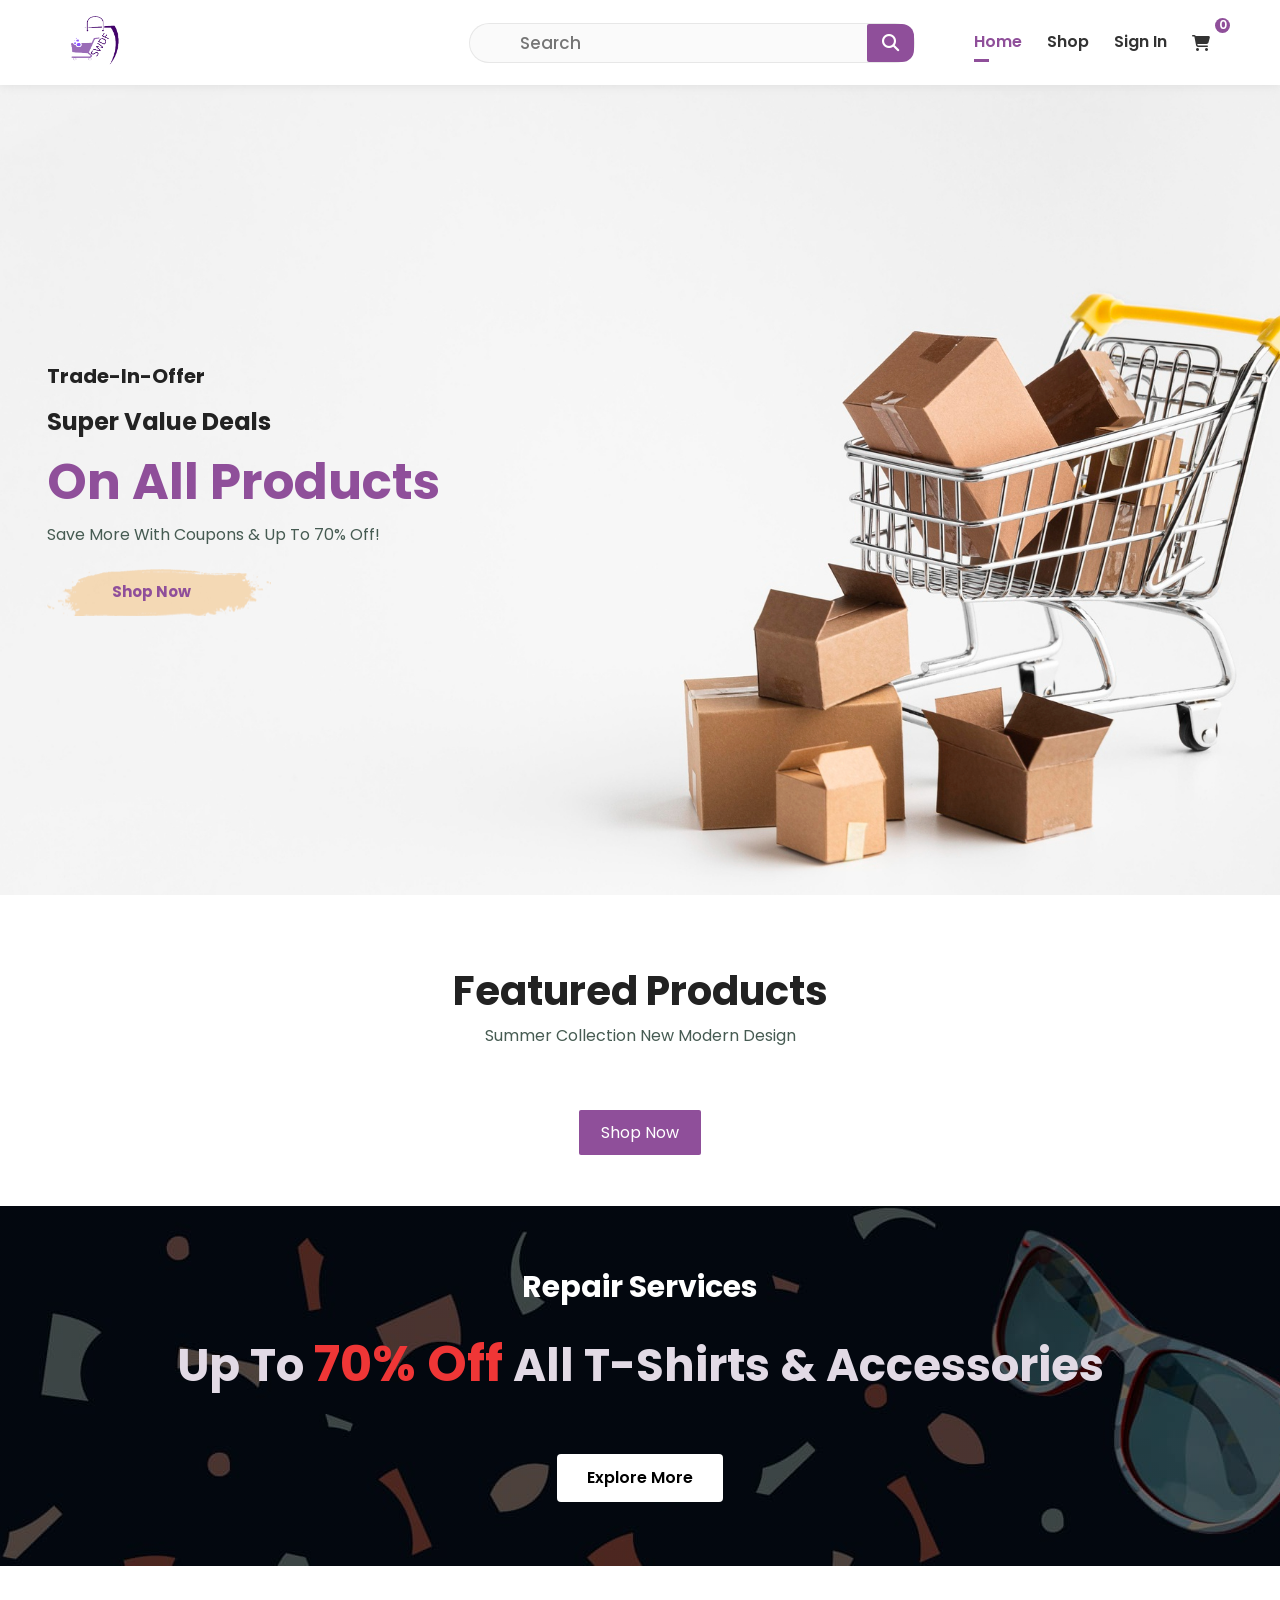
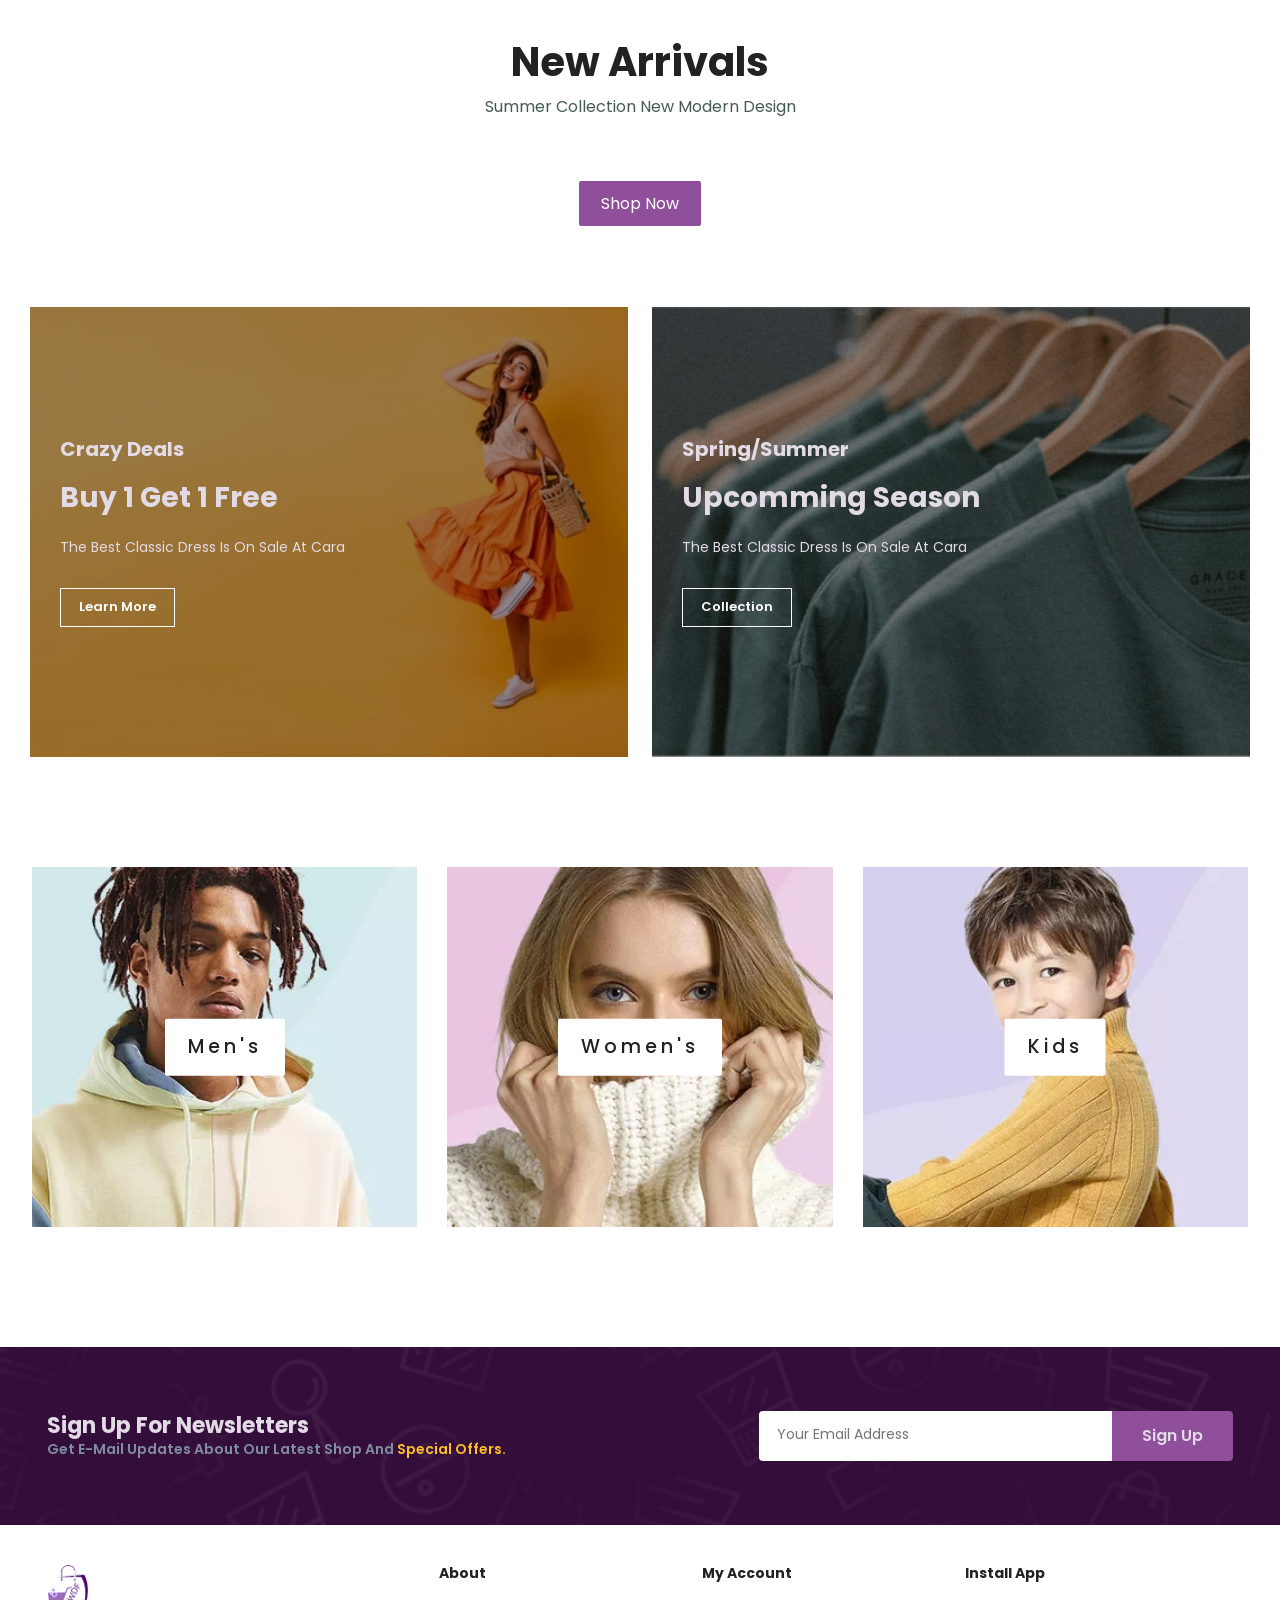
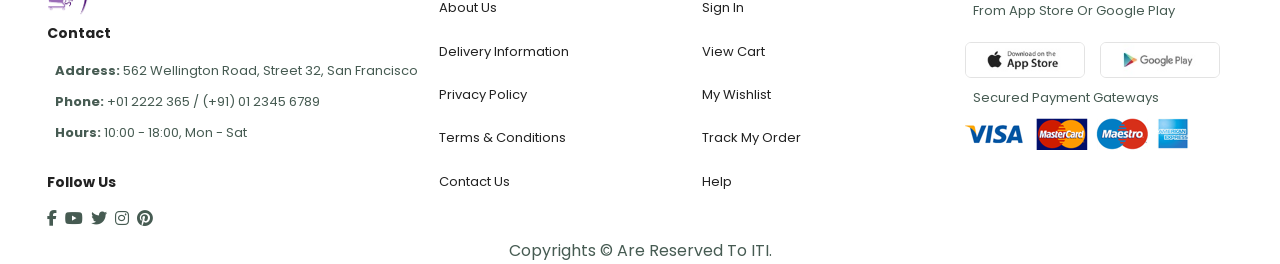
<file: index.html>
<!DOCTYPE html>
<html lang="en">

<head>
    <meta charset="UTF-8">
    <meta http-equiv="X-UA-Compatible" content="IE=edge">
    <meta name="viewport" content="width=device-width, initial-scale=1.0">
    <title>Ecommerce</title>
        <!-- font awesome -->
        <link rel="stylesheet" href="https://cdnjs.cloudflare.com/ajax/libs/font-awesome/6.2.1/css/all.min.css" integrity="sha512-MV7K8+y+gLIBoVD59lQIYicR65iaqukzvf/nwasF0nqhPay5w/9lJmVM2hMDcnK1OnMGCdVK+iQrJ7lzPJQd1w==" crossorigin="anonymous" referrerpolicy="no-referrer" />
    <!-- style links -->
    <link rel="stylesheet" href="css/normalize.css">
    <link rel="stylesheet" href="css/utilize.css">
    <link rel="stylesheet" href="css/style.css">
    <link rel="stylesheet" href="css/responsive.css">
</head>
<body>
    <section id="header">
        <div class="container">
            <a href="index.html">
                <img src="images/1-removebg-preview2-removebg-preview.png" class="logo">
            </a>
            <div class="search-icon">
                <i class="fas fa-search"></i>
            </div>
        
            <div class="cancel-icon">
                <i class="fas fa-times"></i>
            </div>
            <div class="desketop">
                <form action="#" id="form">
                    <input id="search"type="search" class="search-data" placeholder="Search" required>
                    <button type="submit" class="fas fa-search"id="sub"></button>
                </form>
                <i id="close" class="fa-solid fa-xmark close_navbar"></i>
                <ul id="navbar">
                    <li><a href="index.html" class="active">Home</a></li>
                    <li><a href="shop.html">Shop</a></li>
                    <li><a href="registeration.html" id="toggleSignIn">sign in</a></li>
                    <li id="leg-bag">
                        <a href="cart.html"  class="cart">
                            <i class="fa-solid fa-cart-shopping"></i>
                            <span>0</span>
                        </a>
                    </li>
                    
                </ul>
    
            </div>
            <div id="mobile"> 
                <a href="cart.html"><img src="icons/icons8-shopping-cart-24.png"></a>
                <i id="bar" class="fa fa-outdent open_navbar"></i> 
            </div>
        </div>
    </section>
    <section id="hero">
     <div class="container">
        <h4>Trade-in-offer</h4>
        <h2>Super value deals</h2>
        <h1>On all products</h1>
        <p>Save more with coupons & up to 70% off!</p>
        <button><a href="shop.html">Shop Now</a></button>
     </div>
    </section>
    <section id="product1" class="py-4 feature home_feature">
        <div class="container">
            <div class="section-heading">
                <h2>featured products</h2>
                <p>Summer Collection New Modern Design</p>
            </div>
            <div class="product_row">
                <div class="feature_content"></div>
                <div class="product_button">
                <a href="shop.html">shop now</a>
            </div>
        </div>
    </div>
    </section>
    <section id="banner" class="py-4">
        <h4>Repair Services </h4>
        <h2>up to <span>70% Off</span> All t-Shirts & Accessories</h2>
        <button class="normal">Explore More</button>
    </section>
    <section id="product2" class="py-4 feature home_feature">
        <div class="container">
            <div class="section-heading">
                <h2>new arrivals</h2>
                <p>Summer Collection New Modern Design</p>
            </div>
            <div class="product_row">
                <div class="feature_content"></div>
                <div class="product_button">
                <a href="shop.html">shop now</a>
                </div>
            </div>
            </div>
    </section>
    <section id="sm-banner" class="section-p1">
        <div class="banner-box">
        <div class="banner-box_details">
            <h4>crazy deals</h4>
            <h2>buy 1 get 1 free</h2>
            <span>The best classic dress is on sale at cara</span>
            <button class="white">Learn More</button>
        </div>
        </div>
        <div class="banner-box banner-box2">
        <div class="banner-box_details">
            <h4>spring/summer</h4>
            <h2>upcomming season</h2>
            <span>The best classic dress is on sale at cara</span>
            <button class="white">Collection</button>
        </div>
        </div>
    </section>
    <section id="banner3">
    <div class="container">
        <div class="banner-box">
            <div class="banner-box_details">
                <h2>Men's</h2>
            </div>
        </div>
        <div class="banner-box banner-box2">
            <div class="banner-box_details">
            <h2>Women's </h2>
        </div>
        </div>
        <div class="banner-box banner-box3">
            <div class="banner-box_details">
            <h2>Kids</h2>
        </div>
        </div>
    </div>
    </section>
    <section id="newsletter" class="py-4 section-m1">
        <div class="container">
            <div class="newstext">
                <h4>Sign Up For Newsletters</h4>
                <p>Get E-mail updates about our latest shop and <span>special offers.</span>
                </p>
            </div>
            <div class="form">
                <input type="text" placeholder="Your email address">
                <button class="normal">Sign Up</button>
            </div>
        </div>
    </section>
    <footer>
        <div class="container">
            <div class="col">
                <img src="images/1-removebg-preview2-removebg-preview.png" alt="logo" class="logo">
                <h4>Contact</h4>
                <p><strong>Address: </strong> 562 Wellington Road, Street 32, San Francisco</p>
                <p><strong>Phone:</strong> +01 2222 365 / (+91) 01 2345 6789</p>
                <p><strong>Hours:</strong> 10:00 - 18:00, Mon - Sat</p>
                <div class="follow">
                    <h4>Follow us</h4>
                    <div class="icon">
                        <i class="fab fa-facebook-f"></i>
                        <i class="fab fa-youtube"></i>
                        <i class="fa-brands fa-twitter"></i>
                        <i class="fa-brands fa-instagram"></i>
                        <i class="fa-brands fa-pinterest"></i>
                    </div>
                </div>
            </div>
            <div class="col">
                <h4>About</h4>
                <a href="#">About us</a><br>
                <a href="#">Delivery Information</a><br>
                <a href="#">Privacy Policy</a><br>
                <a href="#">Terms & Conditions</a><br>
                <a href="#">Contact Us</a><br>
            </div>
            <div class="col">
                <h4>My Account</h4>
                <a href="#">Sign In</a><br>
                <a href="#">View Cart</a><br>
                <a href="#">My Wishlist</a><br>
                <a href="#">Track My Order</a><br>
                <a href="#">Help</a><br>
            </div>
    
            <div class="col" id="install">
                <h4>Install App</h4>
                <p>From App Store or Google Play</p>
                <div class="row">
                    <img src="images/pay/app.jpg" alt="">
                    <img src="images/pay/play.jpg" alt="">
                </div>
                <p>Secured Payment Gateways </p>
                <img src="images/pay/pay.png" alt="">
            </div><br>
        </div>
    </footer>
    <div class="copyright">
        <p>Copyrights © are reserved to ITI. </p>
    </div>
    <!-- popup -->
    <div class="popup active">
        <div class="alert">
            <h2>This item has been added to chart</h2>
            <div class="button">
                <a class="continueBrowsing"onclick="closePopup()">Continue Browsing</a>
                <a class="go to chart" href="cart.html">Go to cart</a>
            </div>
        </div>
    </div>
    <!-- popup for new one -->
    <div class="popup_regiser active">
        <div class="alert">
            <h2>To add item you should have an account</h2>
            <div class="button">
                <a class="continueBrowsing"onclick="closeRegisterPopup()">Continue Browsing</a>
                <a class="go to chart" href="registeration.html">Sign up</a>
            </div>
        </div>
    </div>
    <!-- close popup -->
    <!-- script -->
    <script src="js/navbar.js"></script>
    <script src="js/Js.js"></script>
</body>

</html>
</file>
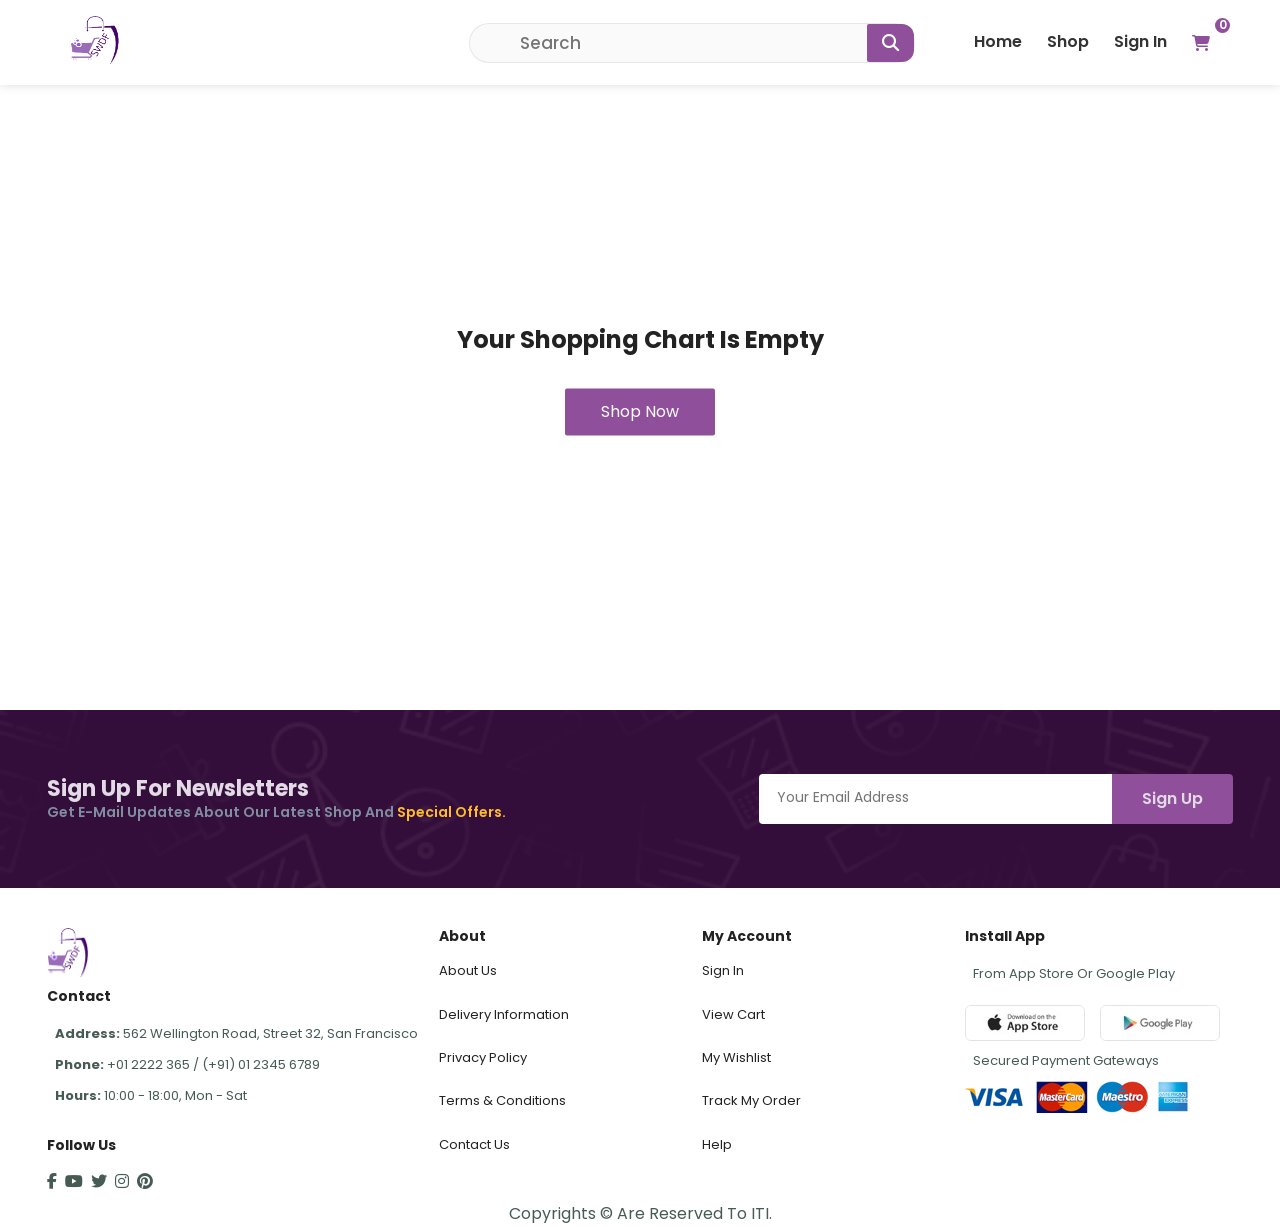
<file: cart.html>
<!DOCTYPE html>
<html lang="en">
<head>
    <meta charset="UTF-8">
    <meta http-equiv="X-UA-Compatible" content="IE=edge">
    <meta name="viewport" content="width=device-width, initial-scale=1.0">
    <title>cart</title>
            <!-- fonts -->
            <link rel="preconnect" href="https://fonts.googleapis.com" />
            <link rel="preconnect" href="https://fonts.gstatic.com" crossorigin />
            <link
                href="https://fonts.googleapis.com/css2?family=League+Spartan:wght@100;200;300;400;500;600;700&display=swap"
                rel="stylesheet"
            />
            <!-- font awesome -->
            <link rel="stylesheet" href="https://cdnjs.cloudflare.com/ajax/libs/font-awesome/6.2.1/css/all.min.css" integrity="sha512-MV7K8+y+gLIBoVD59lQIYicR65iaqukzvf/nwasF0nqhPay5w/9lJmVM2hMDcnK1OnMGCdVK+iQrJ7lzPJQd1w==" crossorigin="anonymous" referrerpolicy="no-referrer" />
            <!-- styles links -->
            <link rel="stylesheet" href="css/normalize.css" />
            <link rel="stylesheet" href="css/utilize.css" />
            <link rel="stylesheet" href="css/style.css" />
            <link rel="stylesheet" href="css/responsive.css" />
</head>
<body>
    <!-- start navbar -->
    <section id="header">
        <div class="container">
            <a href="index.html">
                <img src="images/1-removebg-preview2-removebg-preview.png" class="logo">
            </a>
            <div class="search-icon">
                <i class="fas fa-search"></i>
            </div>
        
            <div class="cancel-icon">
                <i class="fas fa-times"></i>
            </div>
            <div class="desketop">
                <form action="#" id="form">
                    <input id="search"type="search" class="search-data" placeholder="Search" required>
                    <button type="submit" class="fas fa-search"id="sub"></button>
                </form>
                <i id="close" class="fa-solid fa-xmark close_navbar"></i>
                <ul id="navbar">
                    <li><a href="index.html" >Home</a></li>
                    <li><a href="shop.html">Shop</a></li>
                    <li><a href="registeration.html" id="toggleSignIn">sign in</a></li>
                    <li id="leg-bag">
                        <a href="cart.html"  class="cart active">
                            <i class="fa-solid fa-cart-shopping"></i>
                            <span>0</span>
                        </a>
                    </li>
                    
                </ul>
    
            </div>
            <div id="mobile"> 
                <a href="cart.html"><img src="icons/icons8-shopping-cart-24.png"></a>
                <i id="bar" class="fa fa-outdent open_navbar"></i> 
            </div>
        </div>
    </section>
    <!-- end navbar -->
    <main class="chart">
        <div class="container">
            <div class="chart_container">
                <div class="content"></div>
                <div class="price">
                   
                </div>
            </div>
        </div>
    </main>
    <!-- start popup -->
    <div class="removeConfirmation active">
        <div class="alert">
            <h2>Are you sure you want to remove item?</h2>
            <div class="button">
                <a class="go to chart" id="yes">Yes</a>
                <a class="continueBrowsing"onclick="closeConfirm()">No</a>
            </div>
        </div>
    </div>
    <!-- end -->
    <!-- footer  -->
<section id="newsletter" class="py-4 section-m1">
    <div class="container">
        <div class="newstext">
            <h4>Sign Up For Newsletters</h4>
            <p>Get E-mail updates about our latest shop and <span>special offers.</span>
            </p>
        </div>
        <div class="form">
            <input type="text" placeholder="Your email address">
            <button class="normal">Sign Up</button>
        </div>
    </div>
</section>
<footer>
    <div class="container">
        <div class="col">
            <img src="images/1-removebg-preview2-removebg-preview.png" alt="logo" class="logo">
            <h4>Contact</h4>
            <p><strong>Address: </strong> 562 Wellington Road, Street 32, San Francisco</p>
            <p><strong>Phone:</strong> +01 2222 365 / (+91) 01 2345 6789</p>
            <p><strong>Hours:</strong> 10:00 - 18:00, Mon - Sat</p>
            <div class="follow">
                <h4>Follow us</h4>
                <div class="icon">
                    <i class="fab fa-facebook-f"></i>
                    <i class="fab fa-youtube"></i>
                    <i class="fa-brands fa-twitter"></i>
                    <i class="fa-brands fa-instagram"></i>
                    <i class="fa-brands fa-pinterest"></i>
                </div>
            </div>
        </div>
        <div class="col">
            <h4>About</h4>
            <a href="#">About us</a><br>
            <a href="#">Delivery Information</a><br>
            <a href="#">Privacy Policy</a><br>
            <a href="#">Terms & Conditions</a><br>
            <a href="#">Contact Us</a><br>
        </div>
        <div class="col">
            <h4>My Account</h4>
            <a href="#">Sign In</a><br>
            <a href="#">View Cart</a><br>
            <a href="#">My Wishlist</a><br>
            <a href="#">Track My Order</a><br>
            <a href="#">Help</a><br>
        </div>

        <div class="col" id="install">
            <h4>Install App</h4>
            <p>From App Store or Google Play</p>
            <div class="row">
                <img src="images/pay/app.jpg" alt="">
                <img src="images/pay/play.jpg" alt="">
            </div>
            <p>Secured Payment Gateways </p>
            <img src="images/pay/pay.png" alt="">
        </div><br>
    </div>
</footer>
<div class="copyright">
    <p>Copyrights © are reserved to ITI. </p>
</div>
    <!-- end footer -->

    <!-- script -->
    <script src="js/navbar.js"></script>
    <script src="js/cart.js"></script>
</body>
</html>
</file>
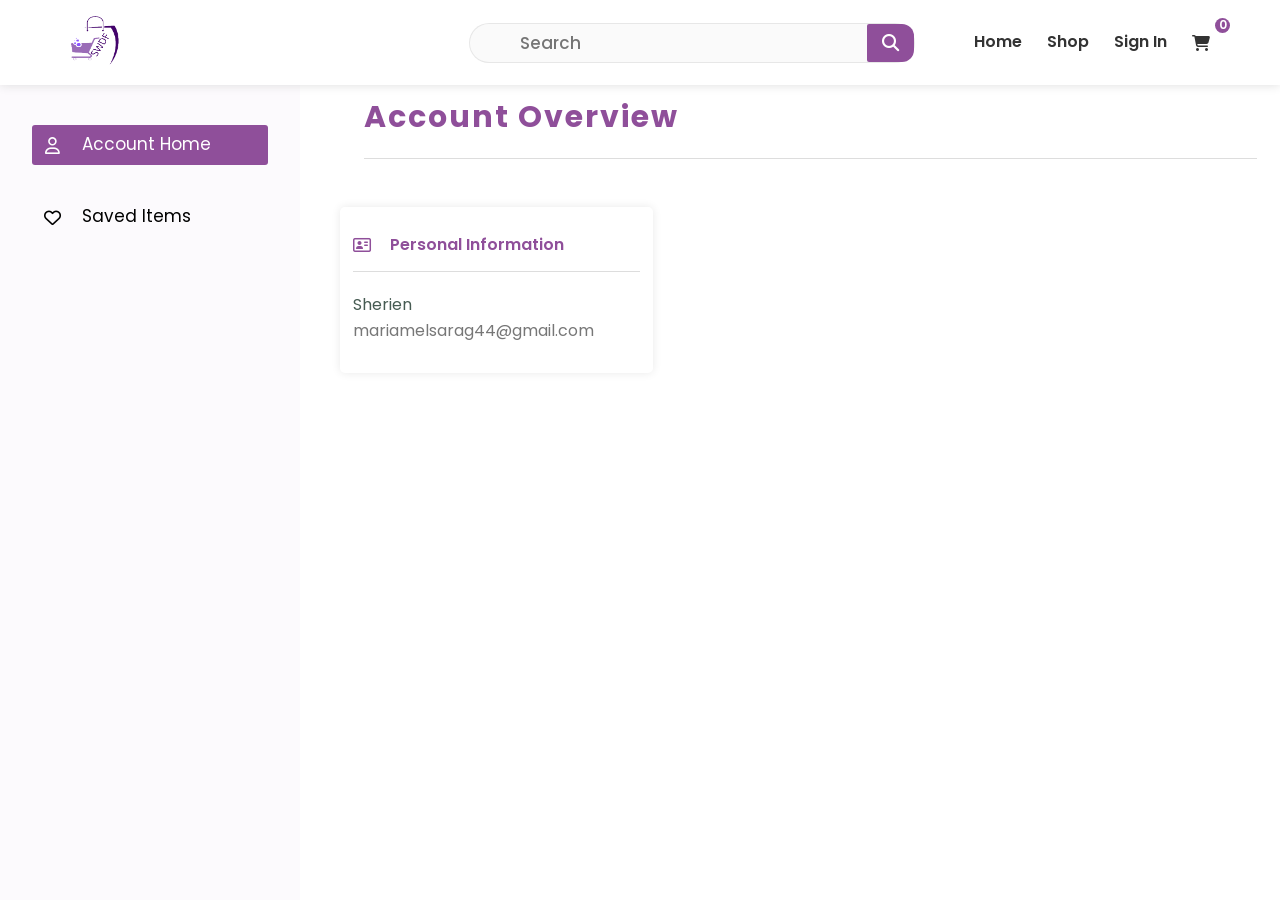
<file: profile.html>
<!DOCTYPE html>
<html lang="en">
<head>
    <meta charset="UTF-8">
    <meta http-equiv="X-UA-Compatible" content="IE=edge">
    <meta name="viewport" content="width=device-width, initial-scale=1.0">
    <title>My account</title>
           <!-- fonts -->
           <link rel="preconnect" href="https://fonts.googleapis.com" />
           <link rel="preconnect" href="https://fonts.gstatic.com" crossorigin />
           <link
               href="https://fonts.googleapis.com/css2?family=League+Spartan:wght@100;200;300;400;500;600;700&display=swap"
               rel="stylesheet"
           />
           <!-- font awesome -->
           <link rel="stylesheet" href="https://cdnjs.cloudflare.com/ajax/libs/font-awesome/6.2.1/css/all.min.css" integrity="sha512-MV7K8+y+gLIBoVD59lQIYicR65iaqukzvf/nwasF0nqhPay5w/9lJmVM2hMDcnK1OnMGCdVK+iQrJ7lzPJQd1w==" crossorigin="anonymous" referrerpolicy="no-referrer" />
           <!-- styles links -->
           <link rel="stylesheet" href="css/normalize.css" />
           <link rel="stylesheet" href="css/utilize.css" />
           <link rel="stylesheet" href="css/style.css" />
        <link rel="stylesheet" href="css/responsive.css" />
       </head>
</head>
<body>
     <!-- start nav  -->
     <section id="header">
        <div class="container">
            <a href="index.html">
                <img src="images/1-removebg-preview2-removebg-preview.png" class="logo">
            </a>
            <div class="search-icon">
                <i class="fas fa-search"></i>
            </div>
        
            <div class="cancel-icon">
                <i class="fas fa-times"></i>
            </div>
        
            
        
            <div class="desketop">
                <form action="#" id="form">
                    <input id="search"type="search" class="search-data" placeholder="Search" required>
                    <button type="submit" class="fas fa-search"id="sub"></button>
                </form>
                <i id="close" class="fa-solid fa-xmark close_navbar"></i>
                <ul id="navbar">
                    <li><a href="index.html">Home</a></li>
                    <li><a href="shop.html">Shop</a></li>
                    <li><a href="registeration.html" id="toggleSignIn">sign in</a></li>
                    <li id="leg-bag">
                        <a href="cart.html"  class="cart">
                            <i class="fa-solid fa-cart-shopping"></i>
                            <span>0</span>
                        </a>
                    </li>
                </ul>
    
            </div>
            <div id="mobile"> 
                <a href="cart.html"><img src="icons/icons8-shopping-cart-24.png"></a>
                <i id="bar" class="fa fa-outdent open_navbar"></i> 
            </div>
        </div>
    </section>
    <!-- end nav  -->
    <main class="profile">
        <aside class="profile_sidebar">
            <ul>
                <li data-toggle="home" class="active">
                    <i class="fa-regular fa-user"></i>
                    <span>Account Home</span>
                </li>
                <li data-toggle="favorite">
                    <i class="fa-regular fa-heart"></i>
                    <span>saved items</span>
                </li>
            </ul>
        </aside>
        <section class="content">
            <div id="home" class="home active">
                <div class="header center_heading">
                    <h2>Account overview</h2>
                </div>
                <div class="account_details grid">
                    <div class="account_box">
                        <div class="account_header">
                            <i class="fa-regular fa-address-card"></i>
                            <span>personal information</span>
                        </div>
                        <div class="account_content">
                            <p class="user_name">Sherien</p>
                            <p class="email">mariamelsarag44@gmail.com</p>
                        </div>
                    </div>
                </div>
            </div>
            <div class="favorite" id="favorite">
                <div class="header center_heading">
                    <h2>saved items</h2>
    
                </div>
                <div class="favorite_container">
                    <div class="favorite_row">
                        
                    </div>
                </div>
            </div>
        </section>
    </main> 
    <!-- script -->
    <script src="js/navbar.js"></script>
    <script src="js/profile.js"></script>
</body>
</html>
</file>
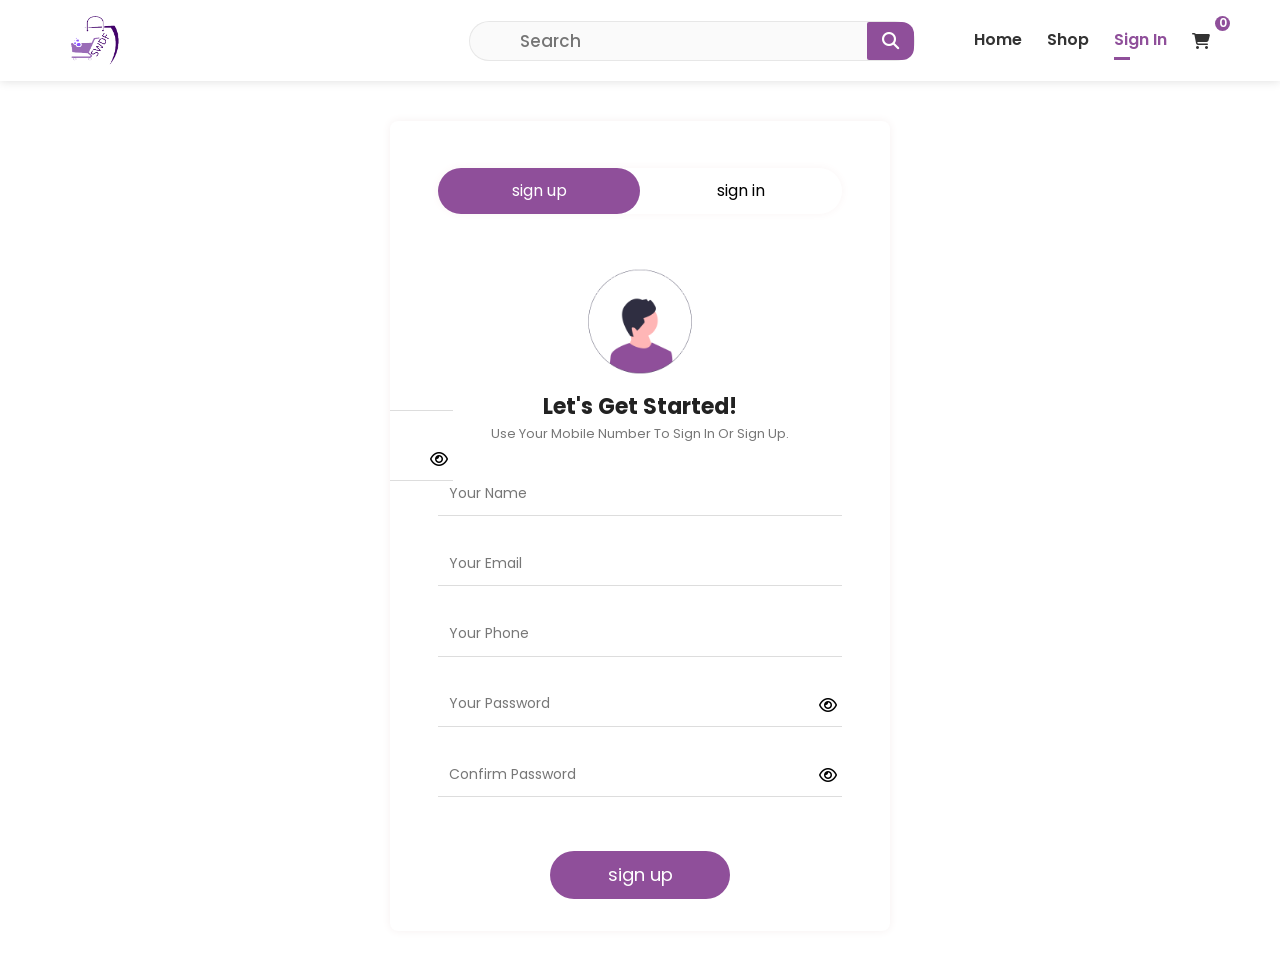
<file: registeration.html>
<html lang="en">

<head>
    <head>
        <meta charset="UTF-8">
        <meta http-equiv="X-UA-Compatible" content="IE=edge">
        <meta name="viewport" content="width=device-width, initial-scale=1.0">
        <title>Ecommerce</title>
            <!-- font awesome -->
            <link rel="stylesheet" href="https://cdnjs.cloudflare.com/ajax/libs/font-awesome/6.2.1/css/all.min.css" integrity="sha512-MV7K8+y+gLIBoVD59lQIYicR65iaqukzvf/nwasF0nqhPay5w/9lJmVM2hMDcnK1OnMGCdVK+iQrJ7lzPJQd1w==" crossorigin="anonymous" referrerpolicy="no-referrer" />
        <!-- style links -->
        <link rel="stylesheet" href="css/normalize.css">
        <link rel="stylesheet" href="css/utilize.css">
        <link rel="stylesheet" href="css/style.css">
        <link rel="stylesheet" href="css/responsive.css">
    </head>
</head>

<body>
    <!-- start nav section -->
    <section id="header">
        <div class="container">
            <a href="index.html">
                <img src="images/1-removebg-preview2-removebg-preview.png" class="logo">
            </a>
            <div class="search-icon">
                <i class="fas fa-search"></i>
            </div>
        
            <div class="cancel-icon">
                <i class="fas fa-times"></i>
            </div>
            <div class="desketop">
                <form action="#" id="form">
                    <input id="search"type="search" class="search-data" placeholder="Search" required>
                    <button type="submit" class="fas fa-search"id="sub"></button>
                </form>
                <i id="close" class="fa-solid fa-xmark close_navbar"></i>
                <ul id="navbar">
                    <li><a href="index.html" >Home</a></li>
                    <li><a href="shop.html">Shop</a></li>
                    <li><a href="registeration.html" class="active">sign in</a></li>
                    <li id="leg-bag">
                        <a href="cart.html"  class="cart">
                            <i class="fa-solid fa-cart-shopping"></i>
                            <span>0</span>
                        </a>
                    </li>
                </ul>
    
            </div>
            <div id="mobile"> 
                <a href="cart.html"><img src="icons/icons8-shopping-cart-24.png"></a>
                <i id="bar" class="fa fa-outdent open_navbar"></i> 
            </div>
        </div>
    </section>
    <!-- end nav section -->
    <div class="registeration">
        <div class="form_button">
            <button class="toggle-btn active" id="signUp">sign up</button>
            <button class="toggle-btn" id="signIn">sign in</button>
            <div id="btn"></div>
        </div>
        <form method="get" class="signUp registeration-form active">
        <div class="form_header">
            <img src="images/registeration/avater.png" alt="avatre image" class="user_image">
            <h2>Let's get started!</h2>
            <p>Use your mobile number to sign in or sign up.</p>
        </div>
        <div>
            
            <div class="form-group">
                <input id="User" type="text"  required onkeyup="this.setAttribute('value',this.value)" value="" />
                <label for="User" class="User">Your name</label>
                
            </div>
            
            <div class="form-group">
                <input id="Maile" type="email"  required onkeyup="this.setAttribute('value',this.value)" value="" />
                <label for="Maile">Your email</label>
            </div>
            
            <div class="form-group">
                <input id="phNumber" type="number" required onkeyup="this.setAttribute('value',this.value)" value="" />
                <label for="phNumber">Your phone</label>
                
            </div>
            
            <div class="form-group">
                <input type = "password" name="pswd1" id="pswd1" onkeyup="this.setAttribute('value',this.value)" value="" required>
                <label for="pswd1">Your password</label>
                <i class="fa-regular fa-eye showPassword" onmouseover="hidePassword()"  onclick="showPassword(this)" ></i>
                
            </div>
            <div class="form-group">
                
                <input type="password" name="pswd2" id="pswd2" onblur="matchPassword()" required onkeyup="this.setAttribute('value',this.value)" value="">
                <label for="pswd2">Confirm password</label>
                <i class="fa-regular fa-eye showPassword"  onmouseover="hidePassword()" onclick="showPassword(this,1)"></i>
                
            </div>
            <div class="signUpError"></div>
            <div class="form-group-row">
                <input class="signupForm" type="button" value="sign up">
            </div>

                
        </div>
        </form>
        <form class="signIn registeration-form">
            <div class="form_header">
                <img src="images/registeration/welcome.png" alt="avatre image" class="user_image">
                <h2>Welcome</h2>
        
            </div>
             <div class="form-group">
                <input id="email" type="email"  required onkeyup="this.setAttribute('value',this.value)" value="" />
                <label for="email">Your email</label>
            
            </div>
            <div class="form-group">
                <input type = "password" name="pswd3" id="pswd3" onkeyup="this.setAttribute('value',this.value)" value="" required>
                <label for="pswd3">Your password</label>
                <i class="fa-regular fa-eye showPassword" onclick="showPassword(this)" onmouseleave="hidePassword()" ></i>
            </div>
            <div class="error"></div>
            <div class="form-group-row">
                <input type="button" value="sign in" class="signInForm">
            </div>
        </form>
    </div>
    <!-- script -->
    <script src="js/navbar.js"></script>
    <script src="js/Sign.js"></script>
</body>

</html>
</file>
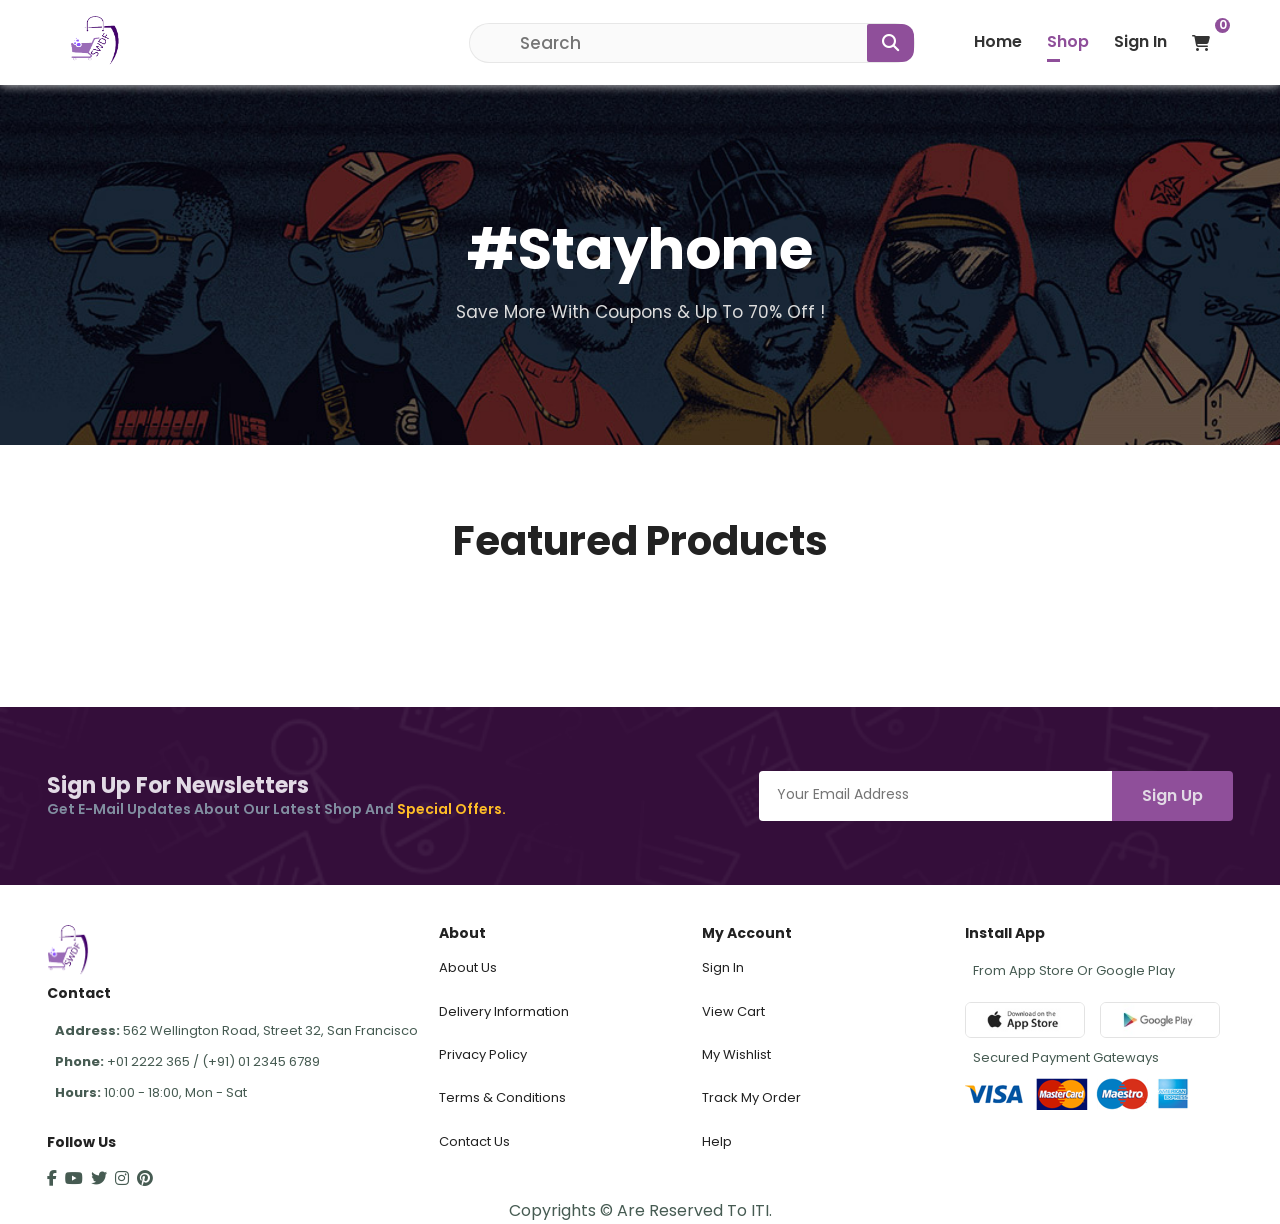
<file: shop.html>
<!DOCTYPE html>
<html lang="en">
    <head>
        <meta charset="UTF-8" />
        <meta http-equiv="X-UA-Compatible" content="IE=edge" />
        <meta name="viewport" content="width=device-width, initial-scale=1.0" />
        <title>shop</title>
        <!-- fonts -->
        <link rel="preconnect" href="https://fonts.googleapis.com" />
        <link rel="preconnect" href="https://fonts.gstatic.com" crossorigin />
        <link
            href="https://fonts.googleapis.com/css2?family=League+Spartan:wght@100;200;300;400;500;600;700&display=swap"
            rel="stylesheet"
        />
        <!-- font awesome -->
        <link rel="stylesheet" href="https://cdnjs.cloudflare.com/ajax/libs/font-awesome/6.2.1/css/all.min.css" integrity="sha512-MV7K8+y+gLIBoVD59lQIYicR65iaqukzvf/nwasF0nqhPay5w/9lJmVM2hMDcnK1OnMGCdVK+iQrJ7lzPJQd1w==" crossorigin="anonymous" referrerpolicy="no-referrer" />
        <!-- styles links -->
        <link rel="stylesheet" href="css/normalize.css" />
        <link rel="stylesheet" href="css/utilize.css" />
        <link rel="stylesheet" href="css/style.css" />
        <link rel="stylesheet" href="css/responsive.css" />
    </head>
    <body>
        <section id="header">
            <div class="container">
                <a href="index.html">
                    <img src="images/1-removebg-preview2-removebg-preview.png" class="logo">
                </a>
                <div class="search-icon">
                    <i class="fas fa-search"></i>
                </div>
            
                <div class="cancel-icon">
                    <i class="fas fa-times"></i>
                </div>
            
                
            
                <div class="desketop">
                    <form action="#" id="form">
                        <input id="search"type="search" class="search-data" placeholder="Search" required>
                        <button type="submit" class="fas fa-search"id="sub"></button>
                    </form>
                    <i id="close" class="fa-solid fa-xmark close_navbar"></i>
                    <ul id="navbar">
                        <li><a href="index.html" >Home</a></li>
                        <li><a href="shop.html"class="active">Shop</a></li>
                        <li><a href="registeration.html" id="toggleSignIn">sign in</a></li>
                        <li id="leg-bag">
                            <a href="cart.html"  class="cart">
                                <i class="fa-solid fa-cart-shopping"></i>
                                <span>0</span>
                            </a>
                        </li>
                    </ul>
        
                </div>
                <div id="mobile"> 
                    <a href="cart.html"><img src="icons/icons8-shopping-cart-24.png"></a>
                    <i id="bar" class="fa fa-outdent open_navbar"></i> 
                </div>
            </div>
        </section>
        <!-- start landing section -->
        <header class="landing">
            <h2>#stayhome</h2>
            <p>Save more with coupons & up to 70% off !</p>
        </header>
        <!-- end landing section -->
        <!-- start featured section -->
        <section class="feature py-4">
            <div class="container">
                <div class="section-heading">
                    <h2>featured products</h2>
                </div>
                <div class="row">
                    <div class="feature_content"></div>
                </div>
            </div>
        </section>
      
        <!-- end featured section -->
        <div class="popup active">
            <div class="alert">
                <h2>This item has been added to chart</h2>
                <div class="button">
                    <a class="continueBrowsing"onclick="closePopup()">Continue Browsing</a>
                    <a class="go to chart" href="cart.html">Go to cart</a>
                </div>
            </div>
        </div>
            <!-- start footer section -->
            <section id="newsletter" class="py-4 section-m1">
                <div class="container">
                    <div class="newstext">
                        <h4>Sign Up For Newsletters</h4>
                        <p>Get E-mail updates about our latest shop and <span>special offers.</span>
                        </p>
                    </div>
                    <div class="form">
                        <input type="text" placeholder="Your email address">
                        <button class="normal">Sign Up</button>
                    </div>
                </div>
            </section>
            <footer>
                <div class="container">
                    <div class="col">
                        <img src="images/1-removebg-preview2-removebg-preview.png" alt="logo" class="logo">
                        <h4>Contact</h4>
                        <p><strong>Address: </strong> 562 Wellington Road, Street 32, San Francisco</p>
                        <p><strong>Phone:</strong> +01 2222 365 / (+91) 01 2345 6789</p>
                        <p><strong>Hours:</strong> 10:00 - 18:00, Mon - Sat</p>
                        <div class="follow">
                            <h4>Follow us</h4>
                            <div class="icon">
                                <i class="fab fa-facebook-f"></i>
                                <i class="fab fa-youtube"></i>
                                <i class="fa-brands fa-twitter"></i>
                                <i class="fa-brands fa-instagram"></i>
                                <i class="fa-brands fa-pinterest"></i>
                            </div>
                        </div>
                    </div>
                    <div class="col">
                        <h4>About</h4>
                        <a href="#">About us</a><br>
                        <a href="#">Delivery Information</a><br>
                        <a href="#">Privacy Policy</a><br>
                        <a href="#">Terms & Conditions</a><br>
                        <a href="#">Contact Us</a><br>
                    </div>
                    <div class="col">
                        <h4>My Account</h4>
                        <a href="#">Sign In</a><br>
                        <a href="#">View Cart</a><br>
                        <a href="#">My Wishlist</a><br>
                        <a href="#">Track My Order</a><br>
                        <a href="#">Help</a><br>
                    </div>
            
                    <div class="col" id="install">
                        <h4>Install App</h4>
                        <p>From App Store or Google Play</p>
                        <div class="row">
                            <img src="images/pay/app.jpg" alt="">
                            <img src="images/pay/play.jpg" alt="">
                        </div>
                        <p>Secured Payment Gateways </p>
                        <img src="images/pay/pay.png" alt="">
                    </div><br>
                </div>
            </footer>
            <div class="copyright">
                <p>Copyrights © are reserved to ITI. </p>
            </div>
            <!-- end footer section -->
                <!-- popup -->
        <div class="popup active">
            <div class="alert">
                <h2>This item has been added to chart</h2>
                <div class="button">
                    <a class="continueBrowsing"onclick="closePopup()">Continue Browsing</a>
                    <a class="go to chart" href="cart.html">Go to cart</a>
                </div>
            </div>
        </div>
                <!-- popup for new one -->
        <div class="popup_regiser active">
            <div class="alert">
                <h2>To add item you should have an account</h2>
                <div class="button">
                    <a class="continueBrowsing"onclick="closeRegisterPopup()">Continue Browsing</a>
                    <a class="go to chart" href="registeration.html">Sign up</a>
                </div>
            </div>
        </div>
    <!-- close popup -->
        <!-- start script  -->
        <script src="js/navbar.js"></script>
        <script src="js/shop.js"></script>
    </body>
</html>
</file>
<file: css/utilize.css>
@import url('https://fonts.googleapis.com/css2?family=Poppins:ital,wght@0,100;0,200;0,300;0,400;0,500;0,600;0,700;0,800;0,900;1,100;1,200;1,300;1,400;1,500;1,600;1,700;1,800;1,900&display=swap');

*{
    box-sizing: border-box;
    text-decoration: none;
    list-style-type: none;
    margin: 0;
    padding: 0;
    text-transform: capitalize;
    font-family: 'Poppins', 'sans-serif';
}
:root{
    --main-color:#8f4f9a;
    --main-color-alt:#8f4f9af0;
    --secondery-bg:#fbf5fb;
    --secondery-bg:#fefbff;
    --light-bg:#fcfafd;
    --text-light:#777;
}
html{
    scroll-behavior: smooth;
}
body{
    overflow-x: hidden;
}
.container{
    padding-left: 15px;
    padding-right: 15px;
    margin-right: auto;
    margin-left: auto;
    width: 95%;
}
h1 {
    font-size: 50px;
    color: #222;
   line-height: 1.6;
}

h2 {
    line-height: 1.6;
   
    color: #222;
}

h4 {
    font-size: 20px;
    color: #222;
}

h6 {
    font-weight: 700;
    font-size: 12px;
}

P {
    font-size: 16px;
    color: #465b52;
   
}
.section-p1 {
    padding: 40px 80px;

}

.section-m1 {
    margin: 40px 0;

}

button.normal {
    font-size: 16px;
    font-weight: 600;
    padding: 15px 30px;
    color: #000;
    background-color: #fff;
    border-radius: 4px;
    cursor: pointer;
    border: none;
    outline: none;
    transition: 0.2s;
}

button.white {
    font-size: 13px;
    font-weight: 600;
    padding: 11px 18px;
    color: #fff;
    background-color: transparent;
    cursor: pointer;
    border: 1px solid #fff;
    outline: none;
    transition: 0.2s;
}

.py-4{
    padding-top: 4rem;
    padding-bottom: 4rem;
}
.section-heading{
    text-align: center;
    text-transform: capitalize;
    margin-bottom: 30px;
}
.section-heading h2{
    font-size: 2.5rem;
}
p{
    line-height: 1.6;
}
/* rate=>rgb(243,181,25) */
.popup,
.popup_regiser,
.removeConfirmation{
    width: 100%;
    height: 100%;
    background: rgb(0 0 0/70%);
    position: fixed;
    top: 0;
    left: 0;
    z-index: 450;
}
.alert{
    position: fixed;
    z-index: 500;
    top: 50%;
    left: 50%;
    transform: translate(-50%,-50%);
    -webkit-transform: translate(-50%,-50%);
    -moz-transform: translate(-50%,-50%);
    -ms-transform: translate(-50%,-50%);
    -o-transform: translate(-50%,-50%);
}
.popup.active,
.popup_regiser.active,
.removeConfirmation.active{
    display: none;
}
.alert{
    text-align: center;
    background-color: #fff;
    padding: 3rem 2rem;
    border-radius: 5px;
    -webkit-border-radius: 5px;
    -moz-border-radius: 5px;
    -ms-border-radius: 5px;
    -o-border-radius: 5px;
    display: flex;
    flex-direction: column;
    row-gap: 28px;
    width: 500px;
    max-width: 90%;
}
.alert h2{
    font-size: 18px;
}
.alert .button{
    display: flex;
    justify-content: space-evenly;
}
.alert a{
    padding: 14px;
    color: var(--main-color);
    border:1px solid var(--main-color) ;
    border-radius: 5px;
    -webkit-border-radius: 5px;
    -moz-border-radius: 5px;
    -ms-border-radius: 5px;
    -o-border-radius: 5px;
    cursor: pointer;
    width: 180px;
} 
.alert a:last-of-type{
    background-color: var(--main-color);
    color: #FFF;
}
.center_heading{
    margin: 3rem auto;
    border-bottom: 1px solid #DDD;
    padding-bottom: 17px;
    width: 95%;
}
.center_heading h2{
    position: relative;
    color: var(--main-color);
    font-size: 30px;
    letter-spacing: 2px;

}

.grid{
    display: grid;
    grid-template-columns: repeat(auto-fill,minmax(300px,1fr));
    row-gap: 40px;
}
input:focus{
    background-color: #FFF;
}
::-webkit-scrollbar{
    width: .5rem;
    height: .5rem;
    background-color:#fefbff;
    border-radius: 3px;
    -webkit-border-radius: 3px;
    -moz-border-radius: 3px;
    -ms-border-radius: 3px;
    -o-border-radius: 3px;
}
::-webkit-scrollbar-thumb{
   background-color: var(--main-color);
   border-radius: 4px;
   -webkit-border-radius: 4px;
   -moz-border-radius: 4px;
   -ms-border-radius: 4px;
   -o-border-radius: 4px;
}

.error,
.signUpError{
    width: 0;
    height: 0;
    visibility: hidden;
    transform: scale(0);
    -webkit-transform: scale(0);
    -moz-transform: scale(0);
    -ms-transform: scale(0);
    -o-transform: scale(0);
    transition: .3s;
    -webkit-transition: .3s;
    -moz-transition: .3s;
    -ms-transition: .3s;
    -o-transition: .3s;
}
.error.active,
.signUpError.active{
    color: #842029;
    background-color: #f8d7da;
    border-color: #f5c2c7;
    padding: 10px 15px;
    width: 100%;
    height: 100%;
    transform: scale(1);
    -webkit-transform: scale(1);
    -moz-transform: scale(1);
    -ms-transform: scale(1);
    -o-transform: scale(1);
    border-radius: 3px;
    visibility: visible;
    -webkit-border-radius: 3px;
    -moz-border-radius: 3px;
    -ms-border-radius: 3px;
    -o-border-radius: 3px;
    line-height: 1.6;
    font-size: 11px;
}
</file>
<file: css/style.css>
/* ***************************************************** */
/* start home page  */
#header {
    padding: 1rem 1.5rem;
    background-color: #fff;
    box-shadow: 0 0 10px #ddd;
    z-index: 999;
    position: sticky;
    top: 0;
    left: 0;
}
#header .container{
    display: flex;
    align-items: center;
    justify-content: space-between;
}
#header+a{
    flex: 1;
}
#header .logo{
    width: 50px;
    height: 49px;
}
#header form {
    display: flex;
    height: 40px;
    background:  rgba(0, 0, 0, 0.02);
    min-width: 18% !important;
    border: 1px solid rgba(155, 155, 155, 0.2);
    border-radius: 36px;
}

#header form .search-data {
    width: 100%;
    height: 100%;
    padding: 0 10px;
    color: var(--main-color);
    font-size: 17px;
    border: none;
    font-weight: 500;
    background: none;
    margin-left: 40px;
    outline: none;
}

#header form button {
    padding: 0 15px;
    color: #fff;
    font-size: 17px;
    background: var(--main-color);
    border: none;
    border-radius: 2px;
    border-top-right-radius: 12px;
    border-bottom-right-radius: 12px;
    cursor: pointer;
    transition: .2s all;
}
#header .desketop{
    display: flex;
    justify-content: space-between;
    width: 65%;
   
}
 #header .cancel-icon,
#header .search-icon {
    width: 40px;
    text-align: center;
    margin: 0 50px;
    font-size: 18px;
    color: #fff;
    cursor: pointer;
    display: none;
}
#navbar {
    display: flex;
    align-items: center;
    justify-content: center;
    gap: 25px;

}


#navbar li a {
    font-size: 16px;
    font-weight: 600;
    color: #333;
    transition: 0.3s ease;
    position: relative;
    display: flex;
    justify-content: center;
    align-items: center;
    column-gap: 10px;
}

#navbar li:not(:last-of-type) a:hover,
#navbar li:not(:last-of-type) a.active {
    color: var(--main-color);
}
#navbar li .cart.active i{
    color: var(--main-color);
}
#navbar li:not(:last-of-type) a.active::after,
#navbar li:not(:last-of-type) a::after {
    content: "";
    width: 0;
    height: 2.5px;
    background-color: var(--main-color);
    position: absolute;
    bottom: -10px;
    left: 0;
    transition: .3s ease;
    -webkit-transition: .3s ease;
    -moz-transition: .3s ease;
    -ms-transition: .3s ease;
    -o-transition: .3s ease;
}
#navbar li:not(:last-of-type) a.active::after,
#navbar li:not(:last-of-type) a:hover::after {
    width: 30%;
}
#mobile,
#close {
    display: none;
    align-items: center;
}
#navbar #leg-bag{
    position: relative;
}
#navbar .cart span{
    background: var(--main-color);
    display: inline-block;
    width: 15px;
    height: 15px;
    display: flex;
    justify-content: center;
    align-items: center;
    border-radius: 50%;
    color: #FFF;
    font-size: 12px;
    position: absolute;
    top: -17px;
    right: -20px;
}

#hero {
    background: url("../images/cyber-monday-retail-sales.jpg");
    height: 90vh;
    background-position: center;
    background-size: cover;
    display: flex;
    align-items: flex-start;
    justify-content: center;
    flex-direction: column;
    row-gap: 15px;
}

#hero h4 {
    padding-bottom: 15px;
}

#hero h1 {
    color: var(--main-color);
    margin: 0;
}

#hero button {
    background-image: url("../images/button.png");
    background-color: transparent;
    border: 0;
    padding: 14px 80px 14px 65px;
    background-repeat: no-repeat;
    cursor: pointer;
    margin-top: 22px;
}
#hero button a{
    font-weight: 700;
    font-size: 15px;
    color: var(--main-color);

}
#banner {
    display: flex;
    flex-direction: column;
    justify-content: space-between;
    align-items: center;
    text-align: center;
    background: linear-gradient(to right,rgb(0 0 0/50%),rgb(0 0 0 /50%)),url(../images/banner/b2.jpg);
    width: 100%;
    min-height: 40vh;
    background-size: cover;
    background-position: center;
}

#banner h4 {
    color: #fff;
    font-size: 30px;
}

#banner h2 {
    color: #E2DAE5;
    font-size: 45px;
    padding: 10px 0;
    margin-bottom: 30px;
}

#banner h2 span {
    color: #ef3636;
    font-size: 50px;
}

#banner button:hover {
    background: var(--main-color);
    color: #E2DAE5;
}

#sm-banner {
    display: flex;
    justify-content: space-between;
    flex-wrap: wrap;
    padding: 30px;
}
#sm-banner .banner-box{
    position: relative;
}
#sm-banner .banner-box::before{
    content: "";
    position: absolute;
    width: 100%;
    height: 100%;
    background-color: rgb(0 0 0/40%);
    right: 0;
    top: 0;
    z-index: 5;
}
#sm-banner .banner-box {
    flex-basis: 49%;
    background-image: url("../images/banner/b17.jpg");
    height: 50vh;
    background-size: cover;
    background-position: center;
}

#sm-banner .banner-box2 {
    background-image: url("../images/banner/b10.jpg");
    
}
#sm-banner .banner-box_details{
    padding: 30px;
    display: flex;
    flex-direction: column;
    justify-content: center;
    align-items: flex-start;
    position: relative;
    z-index: 8;
    height: 50vh;
    row-gap: 15px;
}
#sm-banner h4 {
    color: #E2DAE5;
    width: 300;
    font-size: 20px;
}

#sm-banner h2 {
    color: #E2DAE5;
    width: 800;
    font-size: 28px;
}

#sm-banner span {
    color: #E2DAE5;
    line-height: 1.6;
    font-size: 14px;
    padding-bottom: 15px;

}

#sm-banner .banner-box button:hover {
    background-color: var(--main-color);
    border: 1px solid var(--main-color);
}

#banner3 .banner-box {
    background-image: url("../images/home/banner-1.jpg.webp");
    height: 40vh;
    background-size: cover;
    background-position: center;
    position: relative;
}


#banner3 .container{
    display: grid;
    grid-template-columns: repeat(auto-fill,minmax(350px,1fr));
    flex-wrap: wrap;
    padding: 80px 0;
    gap: 30px;
    padding: 80px 0;
}
#banner3 .banner-box_details{
    position: absolute;
    top: 50%;
    left: 50%;
    transform: translate(-50%,-50%);
    z-index: 8;
    -webkit-transform: translate(-50%,-50%);
    -moz-transform: translate(-50%,-50%);
    -ms-transform: translate(-50%,-50%);
    -o-transform: translate(-50%,-50%);
}

#banner3 .banner-box3 {
    background-image: url("../images/home/banner-3.jpg.webp");

}

#banner3 .banner-box2 {
    background-image: url("../images/home/banner-2.jpg.webp");

}


#banner3 h2 {
    background-color: #FFF;
    color: #222;
    font-weight: 500;
    font-size: 19px;
    letter-spacing: 4px;
    padding: 13px 23px;
    border-radius: 2px;
    position: relative;
}
#banner3 h2::after{
    content: "";
    position: absolute;
    width: 255px;
    height: 117px;
    top: 50%;
    left: 50%;
    transform: translate(-50%,-50%) scale(0);
    -webkit-transform: translate(-50%,-50%) scale(0);
    -moz-transform: translate(-50%,-50%) scale(0);
    -ms-transform: translate(-50%,-50%) scale(0);
    -o-transform: translate(-50%,-50%) scale(0);
    border: 14px solid #ffffff91;
    transition: .5s;
    -webkit-transition: .5s;
    -moz-transition: .5s;
    -ms-transition: .5s;
    -o-transition: .5s;
}
#banner3 .banner-box:hover h2::after{
    transform: translate(-50%,-50%) scale(1);
    -webkit-transform: translate(-50%,-50%) scale(1);
    -moz-transform: translate(-50%,-50%) scale(1);
    -ms-transform: translate(-50%,-50%) scale(1);
    -o-transform: translate(-50%,-50%) scale(1);
}
#newsletter{
    background-image: url(../images/banner/b14.png);
    background-repeat: no-repeat;
    background-position: 20% 30%;
    background-color: #340e3a;
    background-size: cover;
    
}
#newsletter .container {
    display: flex;
    justify-content: space-between;
 
    align-items: center;
}


#newsletter h4 {
    font-size: 22px;
    font-weight: 700;
    color: #E2DAE5;
}

#newsletter p {
    font-size: 14px;
    font-weight: 600;
    color: #818ea0;
}

#newsletter p span {
    color: #ffbd27;
}

#newsletter .form {
    display: flex;
    width: 40%;
}

#newsletter input {
    height: 3.125rem;
    padding: 0 1.25em;
    font-size: 14px;
    width: 100%;
    border: 1px solid transparent;
    border-radius: 4px;
    outline: none;
    border-top-right-radius: 0;
    border-bottom-right-radius: 0;
    padding-bottom: 3px;

}

#newsletter button {
    background-color: var(--main-color);
    color: #E2DAE5;
    white-space: nowrap;
    border-top-left-radius: 0;
    border-bottom-left-radius: 0;
}

footer .container {
    display: flex;
    justify-content: space-between;
    flex-wrap: wrap;
    gap: 10px;

}

footer .col {
    display: flex;
    flex-direction: column;
    align-items: flex-start;
    min-width: 250px;
    margin-bottom: 10px;

}

footer .logo {
    width: 42px;
    height: 50px;
    margin-bottom: 10px;
}

footer h4 {
    font-size: 14px;
    padding-bottom: 20px;
}

footer p {
    font-size: 13px;
    margin: 0 8px 10px;
}

footer a {
    font-size: 13px;
    text-decoration: none;
    color: #222;
    margin-bottom: 10px;
}

footer .follow {
    margin-top: 20px;
}

footer .follow i {
    color: #465b52;
    padding-right: 4px;
    cursor: pointer;
}
footer .row{
    display: flex;
    column-gap: 15px;
    margin: 10px auto;
}
footer .row img {
    border:1px solid #0000001c;
    border-radius: 6px;
    width: 120px;
    -webkit-border-radius: 6px;
    -moz-border-radius: 6px;
    -ms-border-radius: 6px;
    -o-border-radius: 6px;
}

footer .row img:hover {
    cursor: pointer;
}

footer a {
    font-size: 13px;
    text-decoration: none;
    color: #222;
    margin-bottom: 10px;
}

footer .follow {
    margin-top: 20px;
}

footer .follow i {
    color: #465b52;
    padding-right: 4px;
    cursor: pointer;
}


footer .col.install img {
    margin: 10px 0 15px 0;
}

footer .follow i:hover,
footer a:hover {
    color: var(--main-color);
}

.copyright {
    width: 100%;
    text-align: center;
}




/* ***************************************************** */
/* end home page  */
/* start landing section */
.landing {
    background: url("../images/shop/landing.jpg");
    background-size: cover;
    height: 40vh;
    text-align: center;
    display: flex;
    align-items: center;
    flex-direction: column;
    justify-content: center;
}
.landing h2{
    color: #fff;
    font-size: 3.5rem;
    margin-bottom: 5px;
}
.landing p{
    color: #ddd;
    font-size: 17px;
}
/* end landing section */
/* start feature section */

.feature .feature_content-box{
    margin: 3rem 0 2rem;
}
.feature .feature_content .secion-title{
    color: var(--main-color);
    text-transform: capitalize;
    margin-bottom: 50px;
    font-size: 2rem;
    position: relative;
}
.feature .feature_content .secion-title::after{
    content: "";
    width: 100px;
    height: 2px;
    background-color: var(--main-color);
    position: absolute;
    left: 0;
    bottom: -10px;
}
.feature .row .feature_content .row,
.home_feature .product_row .feature_content{
    display: grid;
    grid-template-columns: repeat(auto-fill,minmax(280px,1fr));
    gap: 40px;

}
.feature .feature_content .card{
    padding-bottom: 12px;
    border-radius: 20px;
    -webkit-border-radius: 20px;
    -moz-border-radius: 20px;
    -ms-border-radius: 20px;
    -o-border-radius: 20px;
    cursor: pointer;
    margin: 15px 0;
    transition: 0.3s ease;
    position: relative;
    -webkit-transition: 0.3s ease;
    -moz-transition: 0.3s ease;
    -ms-transition: 0.3s ease;
    -o-transition: 0.3s ease;
    display: flex;
    flex-direction: column;
    justify-content: center;
    align-items: center;
    box-shadow: 0 0 10px #f7f6f6;
    row-gap: 15px;
}
.feature .feature_content .card:hover{
    box-shadow: 10px 10px 10px #fcf9f9;
}
.feature .feature_content .card .card_container{
    position: relative;
    overflow: hidden;
    width: 100%;
}
.feature .feature_content .card img{
    border-top-left-radius: 20px;
    border-top-right-radius: 20px;
    width: 100%;
    height: 230px;
    cursor: pointer;
}
.feature .feature_content .card .icon_container{
    position: absolute;
    bottom: -97px;
    width: 100%;
    text-align: center;
    display: flex;
    align-items: center;
    justify-content: center;
    height: 5rem;
    column-gap: 19px;
    background: #00000012;
    transition: .5s;
    -webkit-transition: .5s;
    -moz-transition: .5s;
    -ms-transition: .5s;
    -o-transition: .5s;
}
.feature .feature_content .card .card_container:hover .icon_container{
    bottom: 0;
}
.feature .feature_content .card .icon_container i{
    width: fit-content;
    padding: 15px;
    font-size: 14px;
    border-radius: 50%;
    -webkit-border-radius: 50%;
    -moz-border-radius: 50%;
    -ms-border-radius: 50%;
    -o-border-radius: 50%;
    cursor: pointer;
    color: var(--main-color);
    background-color: var(--secondery-bg);
}
.feature .feature_content .card .second_api{
    height: 280px;
}
.feature .rating{
    display: flex;
    column-gap: 4px;
}
.feature .rating i.active,
.feature .rating i{
    color: rgb(243,181,25);
    font-size: 13px;
}

.feature .feature_content .card h5{
    color:#1a1a1a;
    font-size: 16px;
    padding-left: 14px;
    padding-right: 14px;
}
.feature .feature_content .card .price_container{
    display: flex;
    justify-content: space-between;
    margin-top: 10px;
    align-items: center;
    margin-bottom: 21px;

}
.feature .feature_content .card .price_container h4{
    font-size: 15px;
    color: #222;
    font-weight: 600;
}


.feature .product_button{
    text-align: center;
    margin-top: 45px;
}
.feature .product_button a{
    background-color: var(--main-color);
    color: #FFF;
    padding: 11px 22px;
    border-radius: 2px;

}
/* end feature section */
/* ============================================================== */
/* start product page */
.product .container{
    display: flex;
    justify-content: space-between;
    align-items: center;
}
.product .product_gallery{
    flex-basis:47%;
    position: relative;
}

.product .product_gallery img{
    width: 100%;
    min-height: 35vh;
    border-radius: 5px;
    -webkit-border-radius: 5px;
    -moz-border-radius: 5px;
    -ms-border-radius: 5px;
    -o-border-radius: 5px;
    max-height: 76vh;
}
.product .description{
    flex-basis: 47%;
    display: flex;
    flex-direction: column;
    row-gap: 30px;
    position: relative;
}
.product .addToFavorite,
.product .showAddToFavorite{
    font-size: 20px;
    cursor: pointer;
    color: var(--main-color);
}
.product .description_header{
    display: flex;
    align-items: center;
    justify-content: space-between;
}
.product .addToFavorite.active{
    color: #cf0101;
}
.product .description .product_brand{
    font-weight: 500;
    font-size: 17px;
    color: #777;
    text-transform: capitalize;
}
.product .description .product_title{
    font-size: 29px;
    
    text-transform: capitalize;

}
.product .description .product_price{
    font-size: 22px;
}
.product .description .quantaty_container input{
    width: 50px;
    height: 45px;
    margin-right: 20px;
    text-align: center;
    border: 1px solid #DDD;
    border-radius: 6px;
    
}
.product .description .quantaty_container .btn-sm{
    background-color: var(--main-color);
    border: none;
    outline: none;
    color: #FFF;
    padding: 10px 19px;
    border-radius: 3px;
    cursor: pointer;
}
.product .description h3:not(.product_price){
    color: var(--main-color);
    font-size: 26px;

}
.product .description .product_description{
    font-weight: 500;
    color: #6a6969;
}
/* end product page */
/* *************************************************** */
/* start profile section */
.profile{
    display: flex;
}
.profile .profile_sidebar{
    position: fixed;
    width: 300px;
    top: 77px;
    left: 0;
    background-color: var(--light-bg);
    height: calc(100vh - 77px);
    padding: 3rem 2rem;
}
.profile .profile_sidebar ul li {
   margin-bottom: 2rem;
   height: 40px;
   display: flex;
   align-items: center;
   column-gap:10px;
   border-radius: 3px;
   -webkit-border-radius: 3px;
   -moz-border-radius: 3px;
   -ms-border-radius: 3px;
   -o-border-radius: 3px;
   cursor: pointer;
   font-size: 17px;
   animation:fade .5s linear 1 ;
   -webkit-animation:fade .5s linear 1 ;
}
@keyframes fade{
    0%,70%{
        opacity: 0;
    }
    100%{
        opacity: 1;
    }
}
.profile .profile_sidebar ul li.active,
.profile .profile_sidebar ul li:hover{
    background-color: var(--main-color);
    color: #FFF;

}
.profile .profile_sidebar ul li i{
    width: 40px;
    height: 40px;
    display: flex;
    justify-content: center;
    align-items: center;
}
.profile .profile_sidebar ul li span{
    display: block;
}


.profile .content{
    width: calc(100% - 340px);
    position: absolute;
    top: 77px;
    right: 0;
}

.profile .content .greeting{
    box-shadow: 0 0 10px #efefef;
    padding: 2rem;
    border-radius: 4px;
    -webkit-border-radius: 4px;
    -moz-border-radius: 4px;
    -ms-border-radius: 4px;
    -o-border-radius: 4px;
    display: flex;
    flex-direction: column;
    row-gap: 13px;
    width: 95%;
    margin: auto;
}
.profile .content .greeting h2{
    font-size: 25px;
    letter-spacing: 1.5px;
}
.profile .content .greeting p{
    color: #777;
}
.profile .content > div{
    display: none;
    margin-bottom: 7rem;
}
.profile .content div.active{
    display: block;
}
.profile .content .header{
    margin: 1rem auto 3rem;
}
.profile .content .empty_favorite{
    display: flex;
    flex-direction: column;
    justify-content: center;
    align-items: center;
    row-gap: 30px;
    text-align: center;
}
.profile .content .empty_favorite p{
    color: var(--text-light);
    width: 460px;
    max-width: 100%;
}
.profile .content .empty_favorite a{
    background-color: var(--main-color);
    color: #FFF;
    padding: 14px;
    border-radius: 4px;
    -webkit-border-radius: 4px;
    -moz-border-radius: 4px;
    -ms-border-radius: 4px;
    -o-border-radius: 4px;
}
.profile .content .account_box{
    
    padding: 29px 13px;
    display: flex;
    flex-direction: column;
    row-gap: 20px;
    border-radius: 5px;
    box-shadow: 0 0 10px #e9e9e9;

}
.profile .content .account_header{
    border-bottom: 1px solid #ddd;
    padding-bottom: 17px;
    display: flex;
    align-items: center;
    column-gap: 19px;
    color: var(--main-color);
}
.profile .content .account_header span{
    font-weight: 600;
}
.profile .content .account_content .email{
text-transform: lowercase;
color: var(--text-light);
}
/* saved items */
.favorite .favorite_row{
    display: flex;
    flex-direction: column;
    row-gap: 31px;
}
.favorite .favorite_row .favorite_item{
    display: flex;
    justify-content: space-between;
    align-items: center;
    gap: 20px;
    width: 90%;
    border: 1px solid #ececec;
    box-shadow: 0 0 10px #f1f1f1;
    padding: 15px;
    border-radius: 8px;
}

.favorite .favorite_row .favorite_item img{
    width: 150px;
    border-radius: 4px;
    -webkit-border-radius: 4px;
    -moz-border-radius: 4px;
    -ms-border-radius: 4px;
    -o-border-radius: 4px;
}
.favorite .favorite_item .favorite_description{
    width: calc(100% - 300px);
    display: flex;
    flex-direction: column;
    row-gap: 20px;
}
.favorite .favorite_item .favorite_description h4{
    color: #777;
    font-weight: 400;
}
.favorite .favorite_row .favorite_item .buyOrRemove{
    width: 150px;
    display: flex;
    flex-direction: column;
    row-gap: 25px;
}
.favorite .favorite_row .favorite_item .buyOrRemove button{
    background: none;
    outline: none;
    border: none;
    cursor: pointer;
    padding: 12px;
    text-transform: capitalize;
}
.favorite .favorite_row .favorite_item .buyOrRemove button:first-of-type{
    background-color: var(--main-color);
    color: #FFF;
    border-radius: 3px;
    -webkit-border-radius: 3px;
    -moz-border-radius: 3px;
    -ms-border-radius: 3px;
    -o-border-radius: 3px;
}
.favorite .favorite_row .favorite_item .buyOrRemove button:last-of-type{
    color: var(--main-color);
    display: flex;
    column-gap: 13px;
}

/* end profile section */
/* ****************************************** */
/* start chart page */
.chart_container{
    min-height: 65vh;
    position: relative;
}
.chart_container .empty{
    position: absolute;
    top: 50%;
    left: 50%;
    transform: translate(-50%,-50%);
    -webkit-transform: translate(-50%,-50%);
    -moz-transform: translate(-50%,-50%);
    -ms-transform: translate(-50%,-50%);
    -o-transform: translate(-50%,-50%);
    text-align: center;
    display: flex;
    flex-direction: column;
    row-gap: 30px;
    align-items: center;
    width: 500px;
    max-width: 100%;
}

.chart_container .empty a{
    background-color: var(--main-color);
    color: #FFF;
    width: fit-content;
    padding: 14px 36px;
    border-radius: 2px;
    cursor: pointer;
    -webkit-border-radius: 2px;
    -moz-border-radius: 2px;
    -ms-border-radius: 2px;
    -o-border-radius: 2px;
}
.chart_container .chart_header{
    border-bottom: 1px solid #DDD;
    padding: 20px 15px;
}
.chart_container .chart_header h2{
    letter-spacing: 2px;
    font-weight: 500;
    display: flex;
    align-items: center;
    column-gap: 13px;

}
.chart_container .content{
    display: flex;
    flex-direction: column;
    row-gap: 50px;
}
.chart_container .chart_content{
    display: flex;
    align-items: center;
    justify-content: space-between;
    border-bottom: 1px solid #DDD;
    padding-bottom: 15px;
    flex-basis: 25%;
    gap: 30px;
    width: 90%;
    margin: auto;
}
.chart_container .chart_content img{
    width: 150px;
}
.chart_container .chart_content .description{
    width: calc(100% - 300px);
    display: flex;
    flex-direction: column;
    row-gap: 20px;
}
.chart_container .chart_content .description h2{
    font-weight: 400;
    letter-spacing: 2px;
    font-size: 23px;

}
.chart_container .chart_content .description h4{
    font-size: 17px;
    font-weight: 500;
    color: var(--text-light);
}
.chart_container .chart_header h2 span{
    font-size: 18px;
    width: 28px;
    display: flex;
    justify-content: center;
    align-items: center;
    border-radius: 50%;
    background: var(--main-color);
    color: #FFF;

}
.chart_container .chart_content .quantity_remove{
    width: 150px;
    display: flex;
    flex-direction: column;
    row-gap: 25px;
    align-items: center;
}
.chart_content .quantity_remove input[type="number"]{
    width: 56px;
    height: 50px;
    padding: 8px;
    border: 1px solid #DDD;
    border-radius: 7px;
    -webkit-border-radius: 7px;
    -moz-border-radius: 7px;
    -ms-border-radius: 7px;
    -o-border-radius: 7px;
}
.chart_content input[type="number"]:focus{
    outline: 0;
}
.chart_content .quantity_remove .remove_cart{
    
    color: var(--main-color);
    display: flex;
    column-gap: 11px;
    cursor: pointer;
}

.chart_content .quantity_remove .remove_cart span{
    font-weight: 500;
    cursor: pointer;
}
.chart_container  .price{
    display: flex;
    align-items: center;
    justify-content: space-between;
    width: 90%;
    margin: 25px auto;

}
/* end chart page */
/* start form page */
.registeration{
    display: flex;
    flex-direction: column;
    width: 500px;
    max-width: 90%;
    margin:40px auto 0;
    padding: 2rem 3rem;
    border-radius: 8px;
    -webkit-border-radius: 8px;
    -moz-border-radius: 8px;
    -ms-border-radius: 8px;
    -o-border-radius: 8px;
    overflow: hidden;
    background-color: var(--light-bg);
    background-color:#FFF;
    box-shadow: 0 0 10px #f6f0f0;
    position: relative;
    margin-bottom: 2rem;
}
.registeration .form_button{
    display: flex;
    justify-content: space-between;
    align-items: center;
    margin-bottom: 40px;
    position: relative;
    box-shadow: 0 0 10px #faf4f4;
    border-radius: 30px;
    margin-top: 15px;
}

.registeration .form_button .toggle-btn{
    border: none;
    outline: none;
    background-color: transparent;
    width: 50%;
    padding: 14px;
    cursor: pointer;
    transition: .5s;
    -webkit-transition: .5s;
    -moz-transition: .5s;
    -ms-transition: .5s;
    -o-transition: .5s;
    z-index: 2;
}
 #btn{
    position: absolute;
    top: 0;
    left: 0;
    background-color: var(--main-color);
    width: 50%;
    height: 100%;
    z-index: 0;
    border-radius: 30px;
    transition: .5s;
    -webkit-transition: .5s;
    -moz-transition: .5s;
    -ms-transition: .5s;
    -o-transition: .5s;
}
.registeration .form_button button.active{
    color: #fff;
}

.registeration .form_header{
    text-align: center;
    margin-bottom: 30px;
}
.registeration .form_header h2{
    font-size: 22px;
}
.registeration .form_header p{
    color: var(--text-light);
    font-size: 13px;
    margin: 0 auto;
}
.registeration .user_image{
    width: 150px;
}
/* .registeration form{
    
} */
.registeration .form-group input{
    margin-bottom: 1.8rem;
    padding: 11px 16px;
    border: none;
    width: 100%;
    background-color: transparent;
}
.registeration .form-group:not(:last-of-type) input{
    border-bottom: 1px solid #DDD;
}
.registeration .form-group-row{
   margin-top: 25px;
   display: flex;
   justify-content: center;
}
.registeration .form-group-row input{
    width: 180px;
    font-size: 18px;
    border: 0;
    outline: none;
    padding: 14px;
    background-color: var(--main-color);
    color: #FFF;
    border-radius: 73px;
    -webkit-border-radius: 73px;
    -moz-border-radius: 73px;
    -ms-border-radius: 73px;
    -o-border-radius: 73px;
    transition: 0.5s;
    -webkit-transition: 0.5s;
    -moz-transition: 0.5s;
    -ms-transition: 0.5s;
    -o-transition: 0.5s;
    cursor: pointer;
}
.registeration .form-group-row input:hover{
    background-color: var(--main-color-alt);
}
input:focus{
    outline: none;
}
.registeration input{
    color: #444;
    text-transform: initial;
}
.registeration .form-group{
    position: relative;
}
.registeration .form-group label{
    position: absolute;
    bottom: 44px;
    left: 11px;
    font-size: 14px;
    color: var(--text-light);
    transition: 0.5s;
    -webkit-transition: 0.5s;
    -moz-transition: 0.5s;
    -ms-transition: 0.5s;
    -o-transition: 0.5s;
}

.registeration .form-group input:focus ~ label,
.registeration .form-group input:not([value=""]) ~ label {
    margin-bottom: 2rem ;
    font-size: 15px;
    bottom: 35px;

    color: var(--main-color);
    font-weight: 500;
}
.registeration .registeration-form{
    position: absolute;
    display: block;
    transition:transform .5s;
    -webkit-transition:transform .5s;
    -moz-transition:transform .5s;
    -ms-transition:transform .5s;
    -o-transition:transform .5s;
}
.registeration .signIn{
    left: -300px;
}
.registeration .active{
    position: relative;
}
.form-group input::-webkit-outer-spin-button,
.form-group input::-webkit-inner-spin-button {
    -webkit-appearance: none;
    margin: 0;
}
.form-group input[type=number]{
    appearance:textfield;
    -moz-appearance: textfield;
}
.registeration .form-group input[type="password"]{
    padding-right: 31px;
}
.registeration .form-group .showPassword{
    position: absolute;
    right: 5px;
    bottom: 43px;
    cursor: pointer;
}
/* end form page */
@keyframes fade{
    0%{
        opacity: 0;
    }
    25%{
        opacity: .2;
    }
    50%{
        opacity: .5;
    }
    75%{
        opacity: .7;
    }
    100%{
        opacity: 1;
    }
}

/* ******************************************************** */
/* cart page */
</file>
<file: css/responsive.css>
@media screen and (min-width:920px) and (max-width:1227px) {
    .feature .feature_content .card img{
        height: 260px;
    }
}
@media (max-width:1051px) {
    #header form{
        position: absolute;
        top: 77px;
        right: 10px;
        z-index: 502;
        left: 10px;
    }
    #header form .search-data{
        margin-left: unset;
    }
    #header .desketop {
        display: flex;
        flex-direction: column;
        align-items: flex-start;
        justify-content: flex-start;
        position: fixed;
        top: 0;
        right: -300px;
        height: 100vh;
        width: 300px;
        max-width: 100%;
        background-color: #fff;
        box-shadow: 0px 0 20px rgb(0 0 0 / 10%);
        transition: 0.3s;
        z-index: 500;
        padding: 15px;
    }

    #header .desketop.active {
        right: 0;
    }
    #navbar{
        row-gap: 25px;
        padding: 10rem 0 0 10px;
        display: flex;
        flex-direction: column;
        align-items: flex-start;
        justify-content: flex-start;
        position: fixed;
}
    #navbar li {
        margin-bottom: 25px;
    }

    #mobile {
        display: flex;
        align-items: center;
    }

    #mobile i {
        color: #1a1a1a;
        font-size: 24px;
        padding-left: 20px;
        cursor: pointer;
    }

    #close {
        display: inline-block;
        position: absolute;
        top: 30px;
        right: 30px;
        width: fit-content;
        margin-left: auto;
        color: #222;
        font-size: 20px;
        cursor: pointer;
    }

    #leg-bag {
        display: none;
    }
}
@media screen and (max-width:1024px) {
    /* home page */
    /* small banner */
    #sm-banner .banner-box{
        background-position: initial !important;
    }
    #sm-banner  {
        flex-direction: column;
        row-gap: 30px;
    }
    #sm-banner .banner-box_details,
    #banner3 .banner-box .banner-box_details{
        align-items: center;
        text-align: center;
    }
  
    /* small banner */
    .favorite .favorite_row .favorite_item{
        flex-direction: column;
    }
    .favorite .favorite_row .favorite_item img{
        width: 100%;
    }
    .profile .favorite .favorite_row .favorite_item img{
        max-height: 465px;
    }
    .favorite .favorite_item .favorite_description{
        flex-direction: row;
        justify-content: space-between;
        width: 100%;
    }
    .favorite .favorite_row .favorite_item .buyOrRemove {
     width: 100%;
     text-align: center;
    }
    .favorite .favorite_row .favorite_item .buyOrRemove button:last-of-type{
        justify-content: center;
     text-align: center;
    }
}
@media screen and (max-width:980px) {
    #newsletter .container {
        flex-wrap: wrap;
        flex-direction: column;
        justify-content: center;
        align-items: center;
        row-gap: 30px;
    }#newsletter .form ,
    #newsletter .newstext {
        width: 100%;
        text-align: center;
    }
}

@media  screen and (max-width:690px) {
    #banner h2{
        font-size: 37px;
    }
}
@media  screen and (max-width:424px) {
    /* home page */
    #banner h4{
        font-size: 25px;
    }
    #banner h2{
        font-size: 30px;
    }
    #banner h2 span{
        font-size: 35px;
    }
    /* landing */
    .landing h2{
        font-size: 3rem;
    }
    .landing p{
        font-size: 15px;
    }
    .section-heading h2 {
        font-size: 2rem;
    }
}
@media  screen and (max-width:345px) {
       /* home page */
       #banner h4{
        font-size: 20px;
    }
    #banner h2{
        font-size: 25px;
    }
    #banner h2 span{
        font-size: 30px;
    }
}
@media screen and (max-width:724px) {
    .feature .feature_content .card img{
        height: auto;
    }
}
@media screen and (max-width:765px) {
    /* ************************************* */
    /* home page banner */
    #sm-banner .banner-box{
        background-position: right !important;
    }

    /* home page banner */
    .profile .profile_sidebar{
        bottom: 0;
        height: auto;
        top: unset;
        width: 90%;
        left: 50%;
        transform: translateX(-50%);
        display: flex;
        flex-direction: column;
        align-items: center;
        overflow: hidden;
        padding: 0;
        border-radius: 3px;
        -webkit-border-radius: 3px;
        -moz-border-radius: 3px;
        -ms-border-radius: 3px;
        -o-border-radius: 3px;
        z-index: 500;
    }
    .profile .profile_sidebar ul{
        display: flex;
        justify-content: center;
        align-items: center;
        column-gap: 29px;
        padding: 20px;
        z-index: 500;
    }
    .profile .profile_sidebar ul li{
        margin-bottom: 0;
    }
    .profile .profile_sidebar ul li i{
        width: 40px;
    }
    .profile .profile_sidebar ul li span{
        display: none;
    }
    .profile .content{
        width: 95%;
        left: 0;
        padding-left: 15px;
        padding-right: 15px;
        margin: auto;
    }
    /* start  cart page */
    .chart_container .chart_content{
        flex-direction: column;
        align-items: center;
        justify-content: center;
    }
    .chart_container .chart_content{
        flex-wrap: wrap;
      }
      .chart_container .chart_content .description{
        flex-direction: row;
        justify-content: space-between;
        width: 100%;
    }
    .chart_container .chart_content .quantity_remove{
        flex-basis: 100%;
        align-items: center;
        display: flex;
        flex-direction: row;
        column-gap: 20px;
    }
    .chart_container .chart_content img{
        width: 100%;
    }
    /* end  cart page */
}
@media screen and (max-width:500px) {
    .chart_container .chart_content .description{
        flex-direction: column;
        align-items: center;
    }
}
@media screen and (max-width:520px) {
    .alert h2{
        font-size: 18px;
    }
    .alert .button{
        flex-direction: column;
        justify-content: center;
        align-items: center;
        row-gap: 15px;

    }
    .alert a{
        width: 100%;
    }
}
@media screen and (max-width:990px) {
    #hero{
        background: #f4f4f4;
        display: flex;
    justify-content: center;
    align-items: center;
    color: #FFF;
    text-align: center;
    }
    
}
@media screen and (max-width:580px) {
  #hero h1{
    font-size: 40px;
  }
}
@media screen and (max-width:490px) {
  #hero h1{
    font-size: 30px;
  }
  /* chart */
  .chart_container .empty h2{
    font-size: 21px;

  }
}
@media  screen and (max-width:931px) {
    .product .container{
        flex-wrap: wrap;
        flex-direction: column;
        justify-content: initial;
        align-items: center;
        row-gap: 2rem;
    }
    .product .container section{
        width: 100%;
    }
}

@media screen and (min-width:718px) and (max-width:921px) {
    .feature .feature_content .card img{
        height: 260px;
    }
}
</file>
